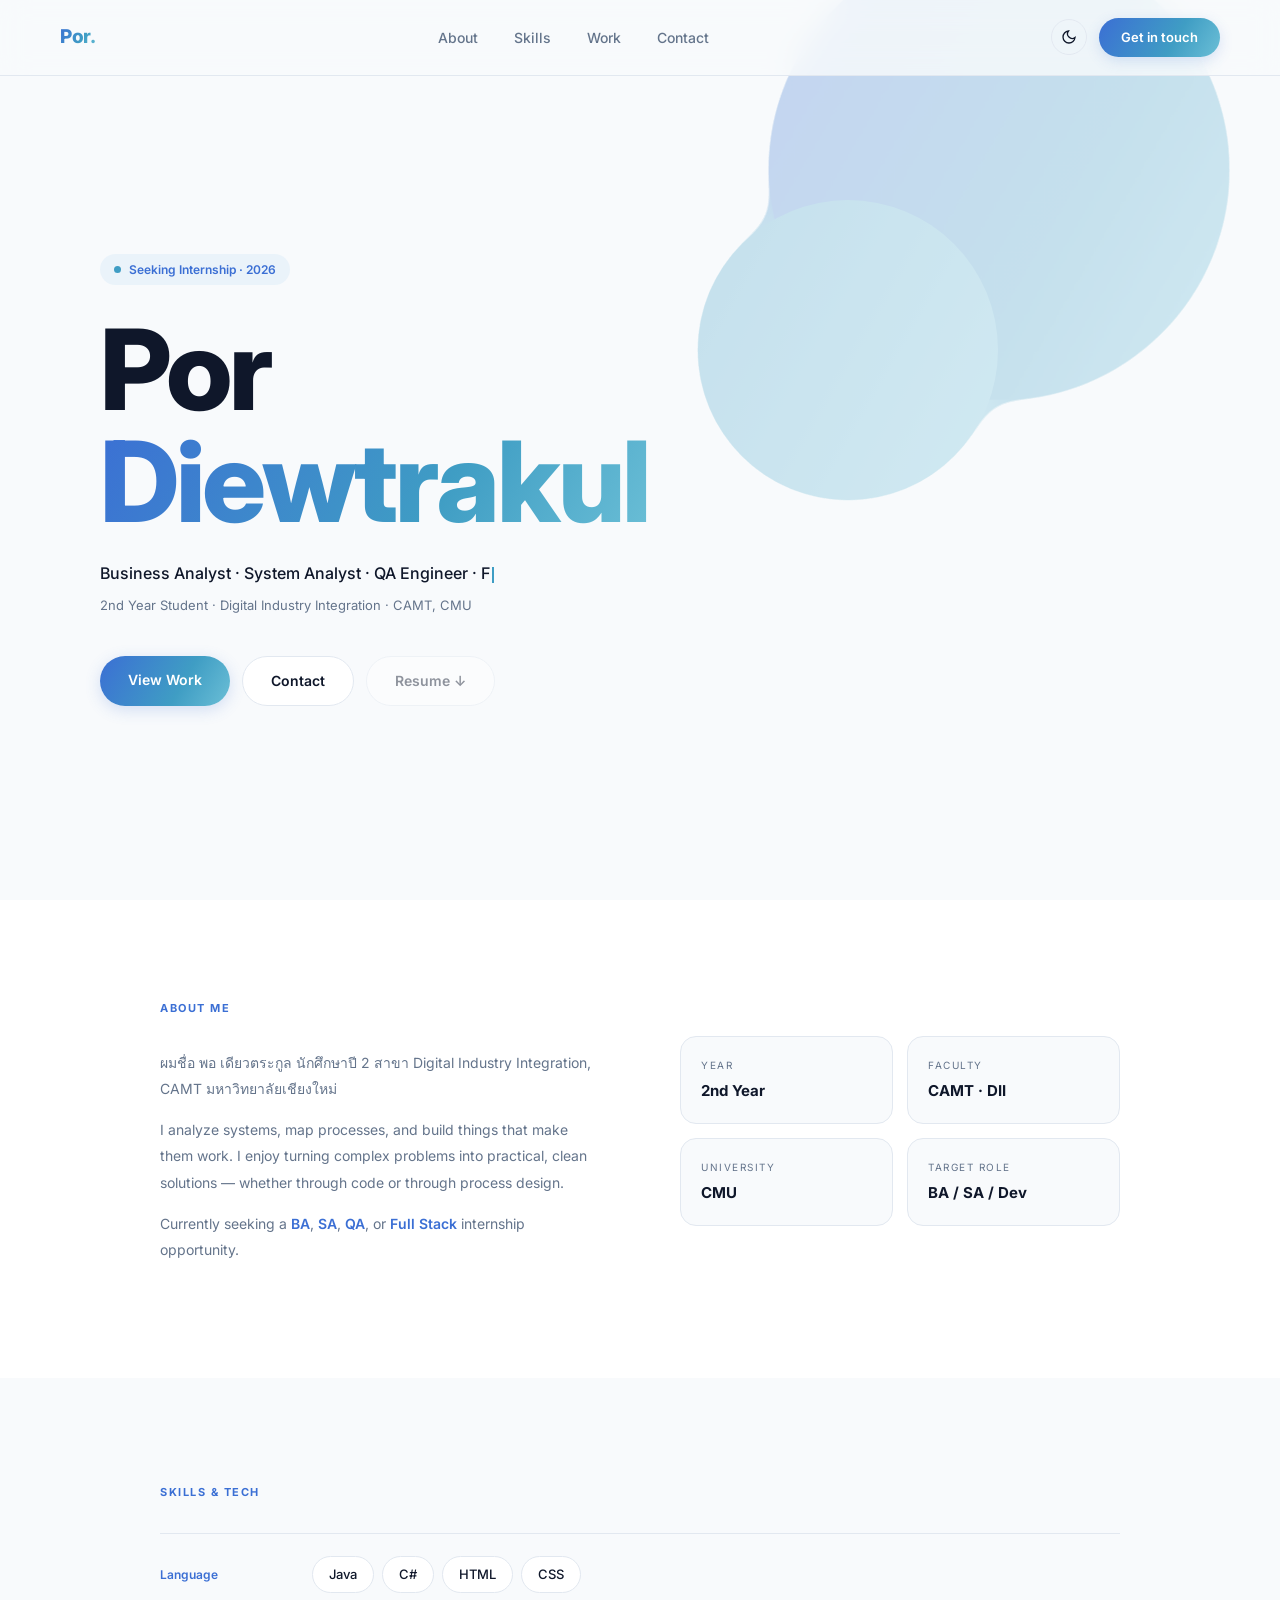
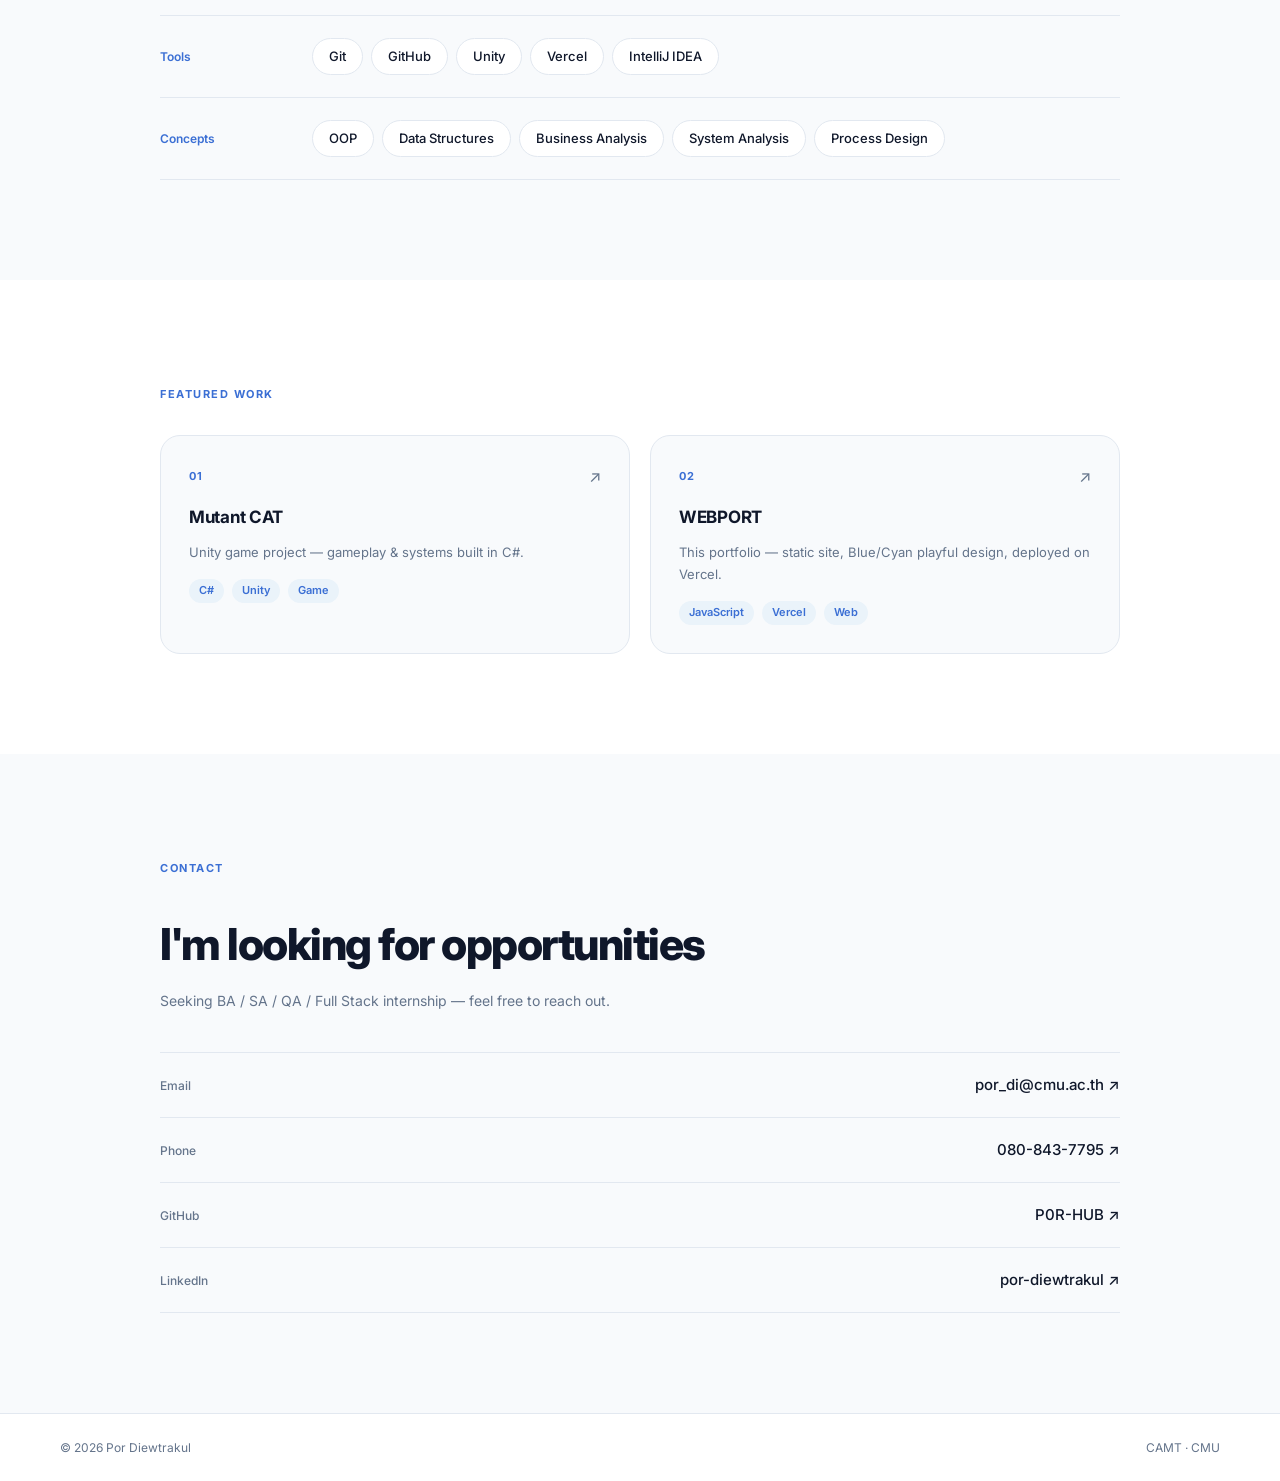
<file: index.html>
<!DOCTYPE html>
<html lang="en">
<head>
  <meta charset="UTF-8">
  <meta name="viewport" content="width=device-width, initial-scale=1.0">
  <title>Por Diewtrakul</title>
  <link rel="stylesheet" href="style.css">
  <link rel="preconnect" href="https://fonts.googleapis.com">
  <link rel="preconnect" href="https://fonts.gstatic.com" crossorigin>
  <link href="https://fonts.googleapis.com/css2?family=Inter:wght@300;400;500;600;700;800;900&display=swap" rel="stylesheet">
</head>
<body>

  <!-- SVG gooey filter (used by hero blobs) -->
  <svg class="svg-defs" width="0" height="0" aria-hidden="true">
    <defs>
      <filter id="goo">
        <feGaussianBlur in="SourceGraphic" stdDeviation="18" result="blur"/>
        <feColorMatrix in="blur" mode="matrix"
          values="1 0 0 0 0  0 1 0 0 0  0 0 1 0 0  0 0 0 22 -10" result="goo"/>
        <feBlend in="SourceGraphic" in2="goo"/>
      </filter>
    </defs>
  </svg>

  <!-- NAV -->
  <nav>
    <div class="logo">Por.</div>
    <ul>
      <li><a href="#about">About</a></li>
      <li><a href="#skills">Skills</a></li>
      <li><a href="#work">Work</a></li>
      <li><a href="#contact">Contact</a></li>
    </ul>
    <div class="nav-right">
      <button id="theme-toggle" class="theme-toggle" aria-label="Toggle dark mode">
        <svg id="icon-moon" width="16" height="16" viewBox="0 0 24 24" fill="none" stroke="currentColor" stroke-width="2"><path d="M21 12.79A9 9 0 1 1 11.21 3 7 7 0 0 0 21 12.79z"/></svg>
        <svg id="icon-sun"  width="16" height="16" viewBox="0 0 24 24" fill="none" stroke="currentColor" stroke-width="2" style="display:none"><circle cx="12" cy="12" r="5"/><line x1="12" y1="1" x2="12" y2="3"/><line x1="12" y1="21" x2="12" y2="23"/><line x1="4.22" y1="4.22" x2="5.64" y2="5.64"/><line x1="18.36" y1="18.36" x2="19.78" y2="19.78"/><line x1="1" y1="12" x2="3" y2="12"/><line x1="21" y1="12" x2="23" y2="12"/><line x1="4.22" y1="19.78" x2="5.64" y2="18.36"/><line x1="18.36" y1="5.64" x2="19.78" y2="4.22"/></svg>
      </button>
      <a href="mailto:por_di@cmu.ac.th" class="nav-cta">Get in touch</a>
    </div>
  </nav>

  <!-- HERO -->
  <section class="hero">
    <div class="hero-blobs" aria-hidden="true">
      <span class="blob blob-1"></span>
      <span class="blob blob-2"></span>
    </div>
    <div class="hero-content">
      <div class="hero-tag">Seeking Internship · 2026</div>
      <h1 class="hero-title">Por<br><span>Diewtrakul</span></h1>
      <p class="hero-sub">Business Analyst · System Analyst · QA Engineer · Full Stack Developer</p>
      <p class="hero-desc">2nd Year Student · Digital Industry Integration · CAMT, CMU</p>
      <div class="hero-actions">
        <a href="#work" class="btn-main">View Work</a>
        <a href="#contact" class="btn-ghost">Contact</a>
        <!-- Resume: ใส่ลิงก์ PDF ที่ href ทีหลังได้เลย (เช่น resume.pdf) -->
        <a href="#" class="btn-ghost btn-resume" data-resume-pending aria-disabled="true">Resume ↓</a>
      </div>
    </div>
  </section>

  <!-- ABOUT -->
  <section class="about" id="about">
    <div class="inner">
      <div class="about-grid">
        <div class="about-text">
          <span class="label">About me</span>
          <p class="about-lead">ผมชื่อ พอ เดียวตระกูล นักศึกษาปี 2 สาขา Digital Industry Integration, CAMT มหาวิทยาลัยเชียงใหม่</p>
          <p>I analyze systems, map processes, and build things that make them work. I enjoy turning complex problems into practical, clean solutions — whether through code or through process design.</p>
          <p>Currently seeking a <strong>BA</strong>, <strong>SA</strong>, <strong>QA</strong>, or <strong>Full Stack</strong> internship opportunity.</p>
        </div>
        <div class="about-cards">
          <div class="info-card">
            <span class="info-label">Year</span>
            <span class="info-value">2nd Year</span>
          </div>
          <div class="info-card">
            <span class="info-label">Faculty</span>
            <span class="info-value">CAMT · DII</span>
          </div>
          <div class="info-card">
            <span class="info-label">University</span>
            <span class="info-value">CMU</span>
          </div>
          <div class="info-card">
            <span class="info-label">Target Role</span>
            <span class="info-value">BA / SA / Dev</span>
          </div>
        </div>
      </div>
    </div>
  </section>

  <!-- SKILLS -->
  <section class="skills" id="skills">
    <div class="inner">
      <span class="label">Skills & Tech</span>
      <div class="skill-rows">
        <div class="skill-row">
          <span class="skill-cat">Language</span>
          <div class="chips">
            <span class="chip">Java</span>
            <span class="chip">C#</span>
            <span class="chip">HTML</span>
            <span class="chip">CSS</span>
          </div>
        </div>
        <div class="skill-row">
          <span class="skill-cat">Tools</span>
          <div class="chips">
            <span class="chip">Git</span>
            <span class="chip">GitHub</span>
            <span class="chip">Unity</span>
            <span class="chip">Vercel</span>
            <span class="chip">IntelliJ IDEA</span>
          </div>
        </div>
        <div class="skill-row">
          <span class="skill-cat">Concepts</span>
          <div class="chips">
            <span class="chip">OOP</span>
            <span class="chip">Data Structures</span>
            <span class="chip">Business Analysis</span>
            <span class="chip">System Analysis</span>
            <span class="chip">Process Design</span>
          </div>
        </div>
      </div>
    </div>
  </section>

  <!-- WORK -->
  <section class="work" id="work">
    <div class="inner">
      <span class="label">Featured Work</span>
      <div class="work-grid" id="work-grid">
        <p class="work-loading">Loading projects...</p>
      </div>
    </div>
  </section>

  <!-- CONTACT -->
  <section class="contact" id="contact">
    <div class="inner">
      <span class="label">Contact</span>
      <h2 class="contact-title">I'm looking for opportunities</h2>
      <p class="contact-sub">Seeking BA / SA / QA / Full Stack internship — feel free to reach out.</p>
      <div class="contact-list">
        <a href="mailto:por_di@cmu.ac.th" class="contact-row" data-copy="por_di@cmu.ac.th">
          <span class="contact-type">Email</span>
          <span class="contact-val">por_di@cmu.ac.th ↗</span>
        </a>
        <a href="tel:0808437795" class="contact-row" data-copy="080-843-7795">
          <span class="contact-type">Phone</span>
          <span class="contact-val">080-843-7795 ↗</span>
        </a>
        <a href="https://github.com/P0R-HUB" target="_blank" rel="noopener" class="contact-row" data-copy="https://github.com/P0R-HUB">
          <span class="contact-type">GitHub</span>
          <span class="contact-val">P0R-HUB ↗</span>
        </a>
        <a href="https://www.linkedin.com/in/por-diewtrakul-378837418/" target="_blank" rel="noopener" class="contact-row">
          <span class="contact-type">LinkedIn</span>
          <span class="contact-val">por-diewtrakul ↗</span>
        </a>
      </div>
    </div>
  </section>

  <footer>
    <span>© 2026 Por Diewtrakul</span>
    <span>CAMT · CMU</span>
  </footer>

  <div id="copy-toast" class="copy-toast">Copied!</div>

  <script src="main.js"></script>
</body>
</html>
</file>
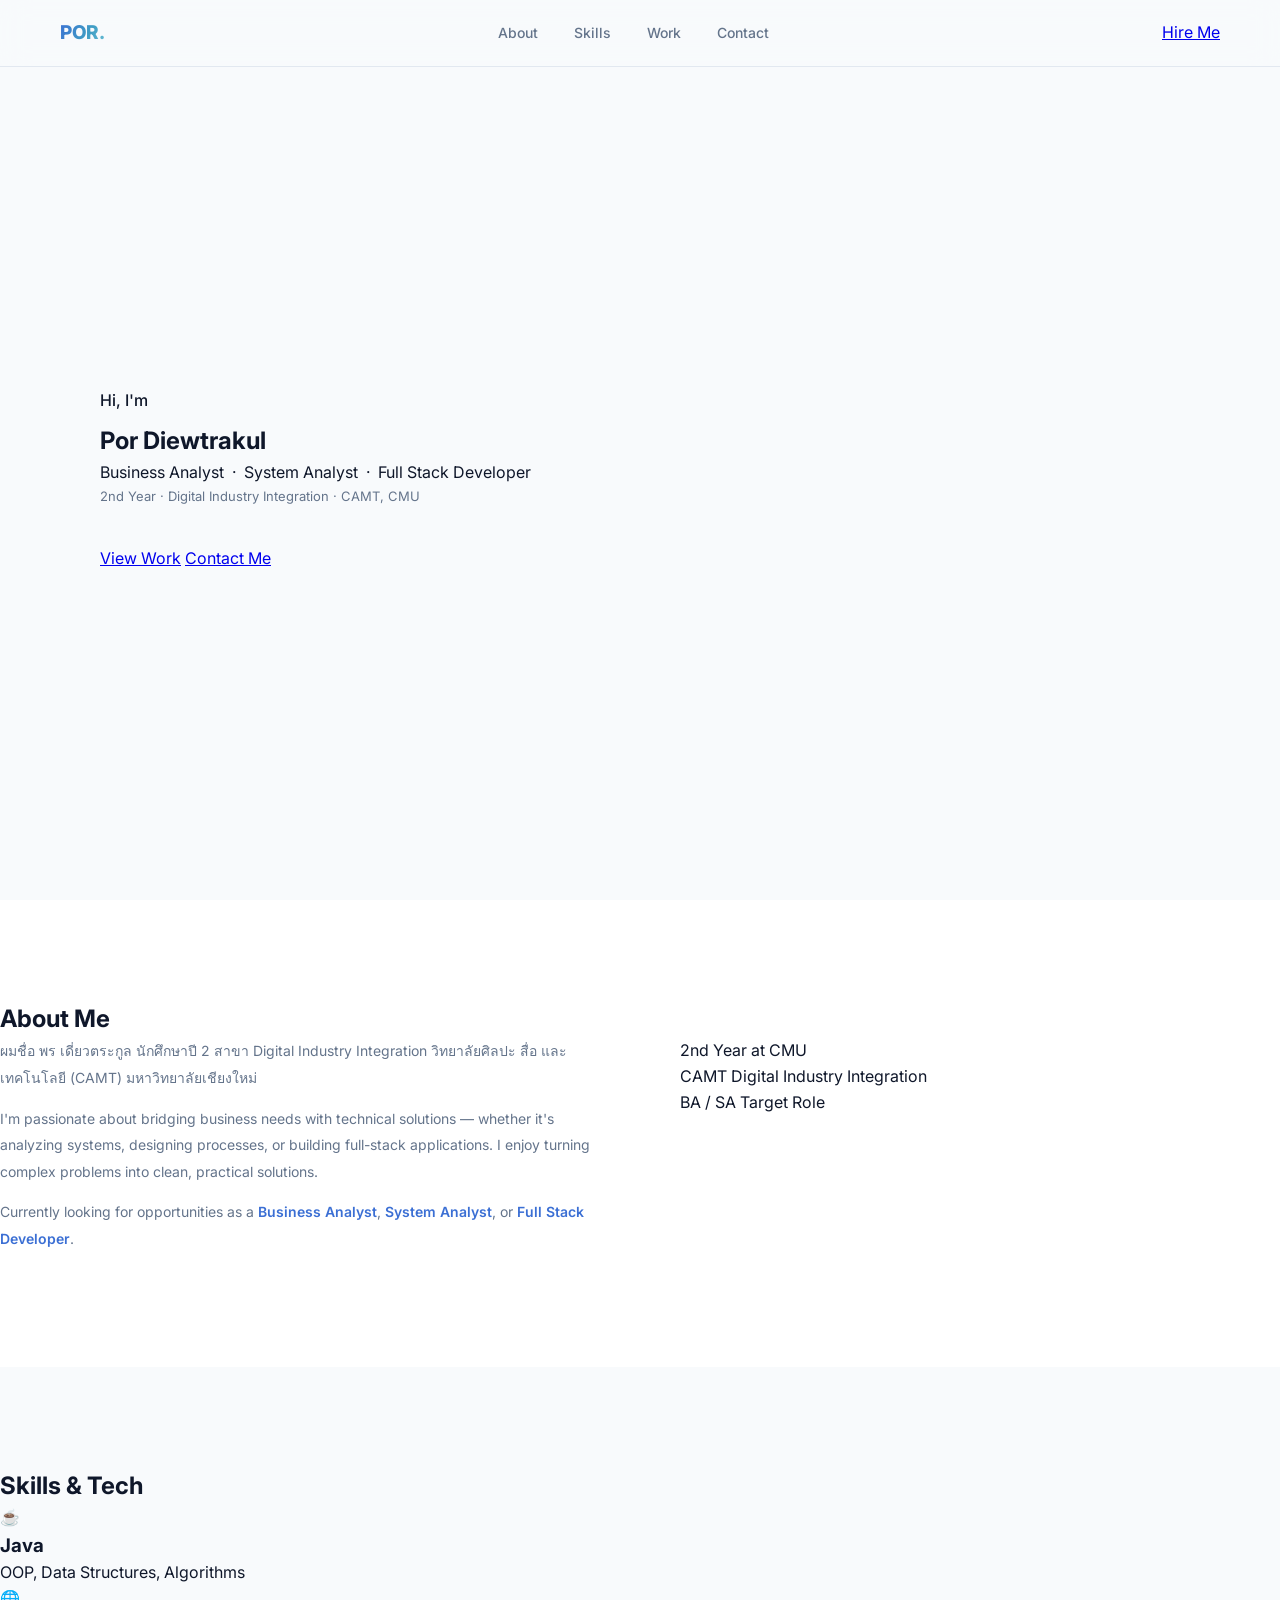
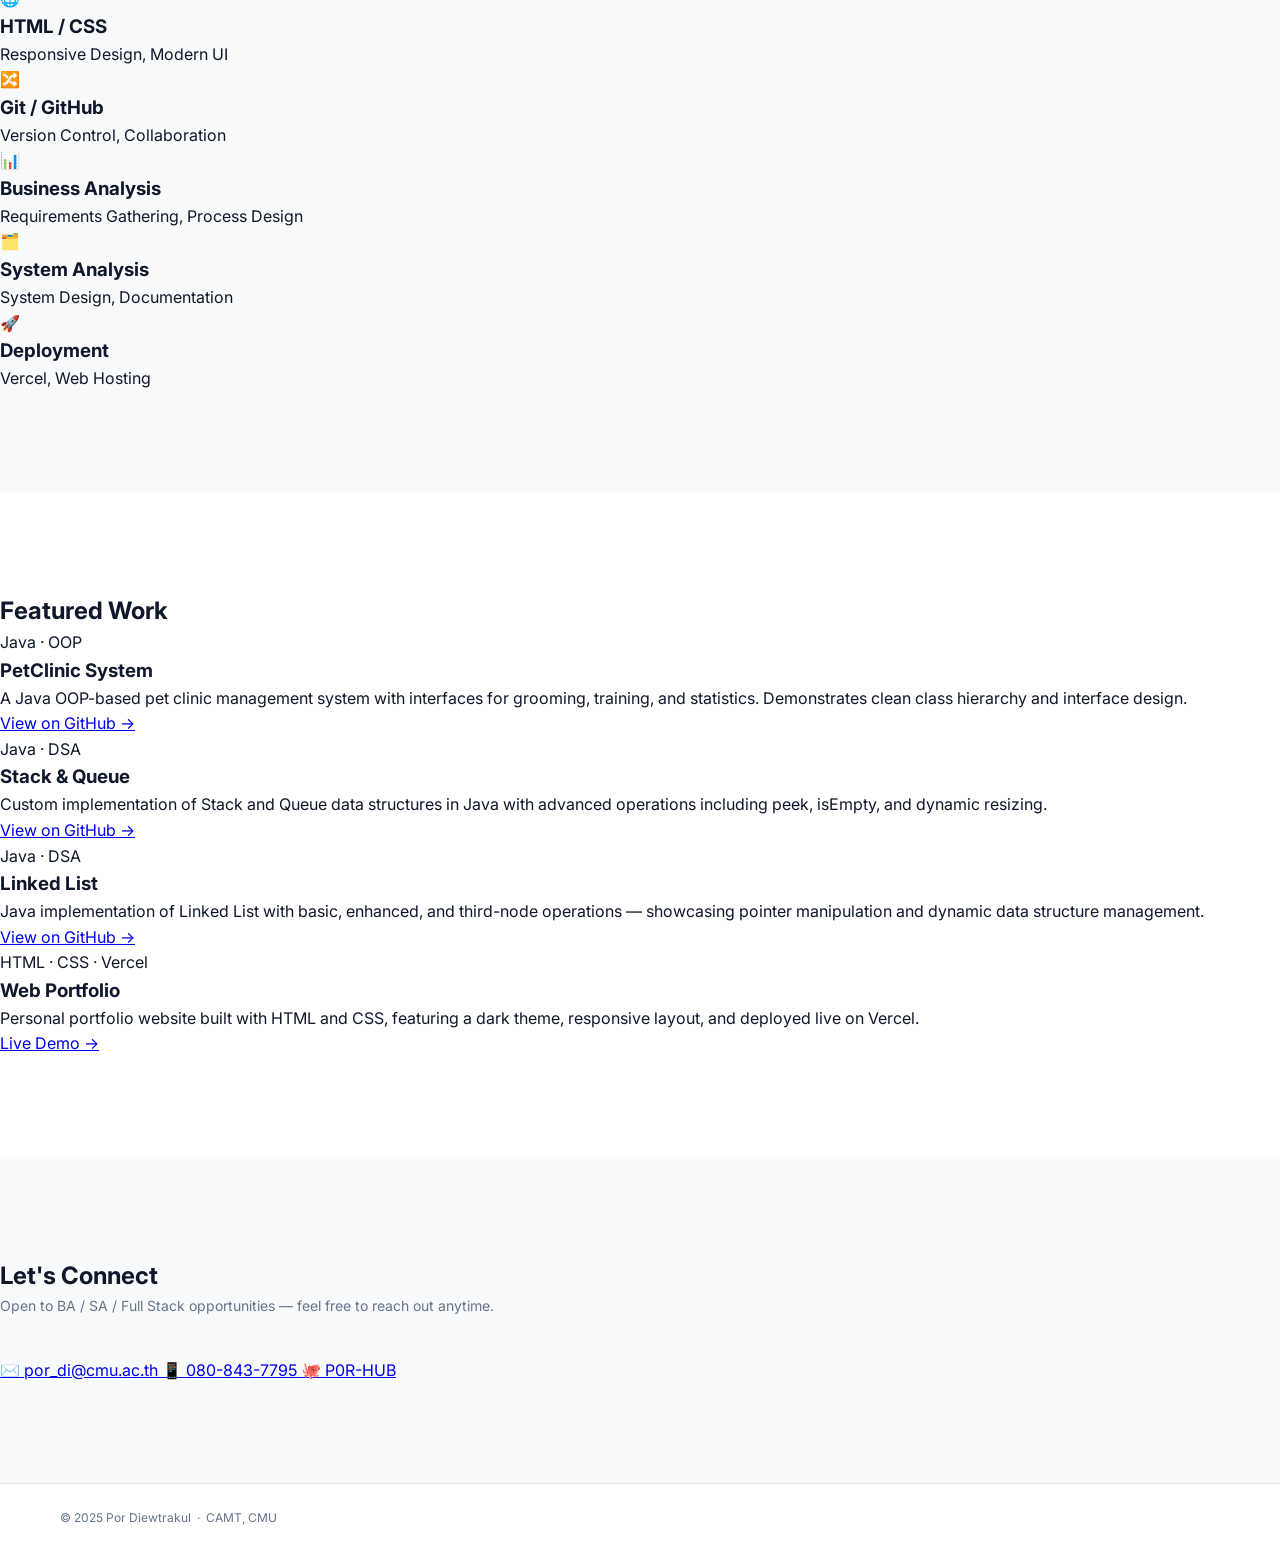
<file: Main.html>
<!DOCTYPE html>
<html lang="en">
<head>
  <meta charset="UTF-8">
  <meta name="viewport" content="width=device-width, initial-scale=1.0">
  <title>Por Diewtrakul — Portfolio</title>
  <link rel="stylesheet" href="style.css">
  <link href="https://fonts.googleapis.com/css2?family=Inter:wght@300;400;500;600;700;900&display=swap" rel="stylesheet">
</head>
<body>

  <!-- NAV -->
  <nav id="navbar">
    <div class="logo">POR.</div>
    <ul>
      <li><a href="#about">About</a></li>
      <li><a href="#skills">Skills</a></li>
      <li><a href="#work">Work</a></li>
      <li><a href="#contact">Contact</a></li>
    </ul>
    <a href="#contact" class="nav-btn">Hire Me</a>
  </nav>

  <!-- HERO -->
  <section class="hero" id="home">
    <div class="hero-content">
      <p class="hero-sub">Hi, I'm</p>
      <h1>Por <span class="gradient-text">Diewtrakul</span></h1>
      <p class="hero-role">Business Analyst &nbsp;·&nbsp; System Analyst &nbsp;·&nbsp; Full Stack Developer</p>
      <p class="hero-desc">2nd Year · Digital Industry Integration · CAMT, CMU</p>
      <div class="hero-btns">
        <a href="#work" class="btn-primary">View Work</a>
        <a href="#contact" class="btn-secondary">Contact Me</a>
      </div>
    </div>
    <div class="hero-visual">
      <div class="orb"></div>
    </div>
  </section>

  <!-- ABOUT -->
  <section class="about" id="about">
    <div class="section-inner">
      <h2 class="section-title">About <span class="gradient-text">Me</span></h2>
      <div class="about-grid">
        <div class="about-text">
          <p>ผมชื่อ พร เดี่ยวตระกูล นักศึกษาปี 2 สาขา Digital Industry Integration วิทยาลัยศิลปะ สื่อ และเทคโนโลยี (CAMT) มหาวิทยาลัยเชียงใหม่</p>
          <p>I'm passionate about bridging business needs with technical solutions — whether it's analyzing systems, designing processes, or building full-stack applications. I enjoy turning complex problems into clean, practical solutions.</p>
          <p>Currently looking for opportunities as a <strong>Business Analyst</strong>, <strong>System Analyst</strong>, or <strong>Full Stack Developer</strong>.</p>
        </div>
        <div class="about-stats">
          <div class="stat">
            <span class="stat-num gradient-text">2nd</span>
            <span class="stat-label">Year at CMU</span>
          </div>
          <div class="stat">
            <span class="stat-num gradient-text">CAMT</span>
            <span class="stat-label">Digital Industry Integration</span>
          </div>
          <div class="stat">
            <span class="stat-num gradient-text">BA / SA</span>
            <span class="stat-label">Target Role</span>
          </div>
        </div>
      </div>
    </div>
  </section>

  <!-- SKILLS -->
  <section class="skills" id="skills">
    <div class="section-inner">
      <h2 class="section-title">Skills &amp; <span class="gradient-text">Tech</span></h2>
      <div class="skills-grid">
        <div class="skill-card">
          <div class="skill-icon">☕</div>
          <h3>Java</h3>
          <p>OOP, Data Structures, Algorithms</p>
        </div>
        <div class="skill-card">
          <div class="skill-icon">🌐</div>
          <h3>HTML / CSS</h3>
          <p>Responsive Design, Modern UI</p>
        </div>
        <div class="skill-card">
          <div class="skill-icon">🔀</div>
          <h3>Git / GitHub</h3>
          <p>Version Control, Collaboration</p>
        </div>
        <div class="skill-card">
          <div class="skill-icon">📊</div>
          <h3>Business Analysis</h3>
          <p>Requirements Gathering, Process Design</p>
        </div>
        <div class="skill-card">
          <div class="skill-icon">🗂️</div>
          <h3>System Analysis</h3>
          <p>System Design, Documentation</p>
        </div>
        <div class="skill-card">
          <div class="skill-icon">🚀</div>
          <h3>Deployment</h3>
          <p>Vercel, Web Hosting</p>
        </div>
      </div>
    </div>
  </section>

  <!-- WORK -->
  <section class="work" id="work">
    <div class="section-inner">
      <h2 class="section-title">Featured <span class="gradient-text">Work</span></h2>
      <div class="projects-grid">

        <div class="project-card">
          <div class="project-tag">Java · OOP</div>
          <h3>PetClinic System</h3>
          <p>A Java OOP-based pet clinic management system with interfaces for grooming, training, and statistics. Demonstrates clean class hierarchy and interface design.</p>
          <a href="https://github.com/P0R-HUB" target="_blank" class="project-link">View on GitHub →</a>
        </div>

        <div class="project-card">
          <div class="project-tag">Java · DSA</div>
          <h3>Stack &amp; Queue</h3>
          <p>Custom implementation of Stack and Queue data structures in Java with advanced operations including peek, isEmpty, and dynamic resizing.</p>
          <a href="https://github.com/P0R-HUB/Stack-Queue" target="_blank" class="project-link">View on GitHub →</a>
        </div>

        <div class="project-card">
          <div class="project-tag">Java · DSA</div>
          <h3>Linked List</h3>
          <p>Java implementation of Linked List with basic, enhanced, and third-node operations — showcasing pointer manipulation and dynamic data structure management.</p>
          <a href="https://github.com/P0R-HUB/Linked-List" target="_blank" class="project-link">View on GitHub →</a>
        </div>

        <div class="project-card featured">
          <div class="project-tag">HTML · CSS · Vercel</div>
          <h3>Web Portfolio</h3>
          <p>Personal portfolio website built with HTML and CSS, featuring a dark theme, responsive layout, and deployed live on Vercel.</p>
          <a href="https://web-port-sandy.vercel.app" target="_blank" class="project-link">Live Demo →</a>
        </div>

      </div>
    </div>
  </section>

  <!-- CONTACT -->
  <section class="contact" id="contact">
    <div class="section-inner">
      <h2 class="section-title">Let's <span class="gradient-text">Connect</span></h2>
      <p class="contact-sub">Open to BA / SA / Full Stack opportunities — feel free to reach out anytime.</p>
      <div class="contact-cards">
        <a href="mailto:por_di@cmu.ac.th" class="contact-card">
          <span class="contact-icon">✉️</span>
          <span>por_di@cmu.ac.th</span>
        </a>
        <a href="tel:0808437795" class="contact-card">
          <span class="contact-icon">📱</span>
          <span>080-843-7795</span>
        </a>
        <a href="https://github.com/P0R-HUB" target="_blank" class="contact-card">
          <span class="contact-icon">🐙</span>
          <span>P0R-HUB</span>
        </a>
      </div>
    </div>
  </section>

  <footer>
    <p>© 2025 Por Diewtrakul &nbsp;·&nbsp; CAMT, CMU</p>
  </footer>

  <script src="main.js"></script>
</body>
</html>
</file>
<file: style.css>
/* RESET */
* { margin: 0; padding: 0; box-sizing: border-box; }

:root {
  --bg:       #F8FAFC;
  --surface:  #FFFFFF;
  --text:     #0F172A;
  --muted:    #64748B;
  --soft:     #E2E8F0;

  /* Blue + Cyan brand — softened for less eye strain */
  --brand-1:  #3B6FD4;   /* blue  */
  --brand-2:  #3F9DC4;   /* cyan  */
  --brand-3:  #6BBFD6;   /* highlight */
  --accent:   #4596C4;
  --accent-l: #EAF3FA;   /* soft tint bg */
  --grad:     linear-gradient(120deg, var(--brand-1), var(--brand-2) 62%, var(--brand-3));

  --shadow:   0 1px 3px rgba(15, 23, 42, 0.05), 0 8px 24px rgba(15, 23, 42, 0.045);
  --shadow-h: 0 8px 26px rgba(59, 111, 212, 0.12);
  --t:        220ms cubic-bezier(0.22, 1, 0.36, 1);
}

/* ── DARK MODE ── */
[data-theme="dark"] {
  --bg:       #0A0F1E;
  --surface:  #121A2E;
  --text:     #E8EEFB;
  --muted:    #8A97B8;
  --soft:     #1E293B;

  --brand-1:  #5A93E0;
  --brand-2:  #5FB6CF;
  --brand-3:  #8FD0DE;
  --accent:   #5FB0D4;
  --accent-l: #15263D;

  --shadow:   0 1px 3px rgba(0, 0, 0, 0.4), 0 8px 24px rgba(0, 0, 0, 0.3);
  --shadow-h: 0 8px 26px rgba(95, 182, 207, 0.14);
}

[data-theme="dark"] nav {
  background: rgba(10, 15, 30, 0.82);
  border-bottom-color: var(--soft);
}

html { scroll-behavior: smooth; }

body {
  font-family: 'Inter', sans-serif;
  background: var(--bg);
  color: var(--text);
  line-height: 1.6;
  overflow-x: hidden;
  transition: background 0.3s ease, color 0.3s ease;
}

.svg-defs { position: absolute; }

/* ── THEME TOGGLE ────────────────────── */
.nav-right {
  display: flex;
  align-items: center;
  gap: 12px;
}

.theme-toggle {
  width: 36px;
  height: 36px;
  border-radius: 999px;
  border: 1.5px solid var(--soft);
  background: transparent;
  color: var(--text);
  display: flex;
  align-items: center;
  justify-content: center;
  cursor: pointer;
  transition: background var(--t), border-color var(--t), transform var(--t);
}

.theme-toggle:hover { background: var(--accent-l); border-color: var(--brand-2); }
.theme-toggle:active { transform: scale(0.92); }
.theme-toggle svg { transition: transform var(--t); }
.theme-toggle:hover svg { transform: rotate(-18deg); }

/* ── COPY TOAST ──────────────────────── */
.copy-toast {
  position: fixed;
  bottom: 32px;
  left: 50%;
  transform: translateX(-50%) translateY(12px);
  background: var(--grad);
  color: #fff;
  padding: 11px 24px;
  border-radius: 999px;
  font-size: 13px;
  font-weight: 600;
  opacity: 0;
  pointer-events: none;
  box-shadow: var(--shadow-h);
  transition: opacity var(--t), transform var(--t);
  z-index: 9999;
}

.copy-toast.show {
  opacity: 1;
  transform: translateX(-50%) translateY(0);
}

/* ── TYPING CURSOR ───────────────────── */
.hero-sub .cursor {
  display: inline-block;
  width: 2px;
  height: 1em;
  background: var(--brand-2);
  margin-left: 2px;
  vertical-align: middle;
  animation: blink 0.7s step-end infinite;
}

@keyframes blink { 50% { opacity: 0; } }

/* ── NAV ─────────────────────────────── */
nav {
  display: flex;
  align-items: center;
  justify-content: space-between;
  padding: 18px 60px;
  position: fixed;
  width: 100%;
  top: 0;
  z-index: 100;
  background: rgba(248, 250, 252, 0.82);
  backdrop-filter: blur(14px);
  -webkit-backdrop-filter: blur(14px);
  border-bottom: 1px solid var(--soft);
}

.logo {
  font-size: 19px;
  font-weight: 800;
  letter-spacing: -0.5px;
  background: var(--grad);
  -webkit-background-clip: text;
  background-clip: text;
  -webkit-text-fill-color: transparent;
}

nav ul {
  display: flex;
  gap: 36px;
  list-style: none;
}

nav ul a {
  color: var(--muted);
  text-decoration: none;
  font-size: 14px;
  font-weight: 500;
  transition: color var(--t);
}

nav ul a:hover, nav ul a.active { color: var(--text); }

.nav-cta {
  padding: 9px 22px;
  background: var(--grad);
  color: #fff;
  text-decoration: none;
  border-radius: 999px;
  font-size: 13px;
  font-weight: 600;
  box-shadow: 0 4px 14px rgba(59, 111, 212, 0.18);
  transition: transform var(--t), box-shadow var(--t);
}

.nav-cta:hover { transform: translateY(-2px); box-shadow: var(--shadow-h); }

/* ── INNER ───────────────────────────── */
.inner {
  max-width: 1080px;
  margin: 0 auto;
  padding: 0 60px;
}

/* ── LABEL ───────────────────────────── */
.label {
  display: inline-block;
  font-size: 11px;
  font-weight: 700;
  letter-spacing: 1.5px;
  text-transform: uppercase;
  color: var(--brand-1);
  margin-bottom: 32px;
}

/* ── HERO ────────────────────────────── */
.hero {
  position: relative;
  min-height: 100vh;
  display: flex;
  align-items: center;
  padding: 140px 60px 80px;
  overflow: hidden;
}

.hero-content {
  position: relative;
  z-index: 2;
  max-width: 1080px;
  margin: 0 auto;
  width: 100%;
}

/* gooey background blobs — subtle, slow */
.hero-blobs {
  position: absolute;
  inset: 0;
  z-index: 1;
  filter: url(#goo);
  opacity: 0.28;
  pointer-events: none;
}

.blob {
  position: absolute;
  border-radius: 50%;
  background: var(--grad);
  will-change: transform;
}

.blob-1 {
  width: 460px; height: 460px;
  top: -60px; right: 4%;
  animation: drift1 22s ease-in-out infinite;
}

.blob-2 {
  width: 300px; height: 300px;
  top: 200px; right: 22%;
  background: linear-gradient(120deg, var(--brand-2), var(--brand-3));
  animation: drift2 18s ease-in-out infinite;
}

@keyframes drift1 {
  0%, 100% { transform: translate(0, 0) scale(1); }
  50%      { transform: translate(-40px, 50px) scale(1.08); }
}
@keyframes drift2 {
  0%, 100% { transform: translate(0, 0) scale(1); }
  50%      { transform: translate(60px, -30px) scale(0.92); }
}

.hero-tag {
  display: inline-flex;
  align-items: center;
  gap: 8px;
  padding: 6px 14px;
  background: var(--accent-l);
  color: var(--brand-1);
  border-radius: 999px;
  font-size: 12px;
  font-weight: 600;
  margin-bottom: 28px;
  width: fit-content;
}

.hero-tag::before {
  content: '';
  width: 7px; height: 7px;
  background: var(--brand-2);
  border-radius: 50%;
  box-shadow: 0 0 0 0 rgba(95, 182, 207, 0.5);
  animation: pulse 2.4s ease-out infinite;
}

@keyframes pulse {
  0%   { box-shadow: 0 0 0 0 rgba(95, 182, 207, 0.4); }
  100% { box-shadow: 0 0 0 8px rgba(95, 182, 207, 0); }
}

.hero-title {
  font-size: clamp(56px, 9vw, 112px);
  font-weight: 800;
  line-height: 1.0;
  letter-spacing: -3px;
  margin-bottom: 24px;
  color: var(--text);
}

.hero-title span {
  background: var(--grad);
  -webkit-background-clip: text;
  background-clip: text;
  -webkit-text-fill-color: transparent;
  font-weight: 800;
}

.hero-sub {
  font-size: 16px;
  color: var(--text);
  margin-bottom: 8px;
  font-weight: 500;
}

.hero-desc {
  font-size: 13px;
  color: var(--muted);
  margin-bottom: 40px;
}

.hero-actions { display: flex; gap: 12px; flex-wrap: wrap; }

.btn-main {
  padding: 13px 28px;
  background: var(--grad);
  color: #fff;
  text-decoration: none;
  border-radius: 999px;
  font-size: 14px;
  font-weight: 600;
  box-shadow: 0 4px 16px rgba(59, 111, 212, 0.2);
  transition: transform var(--t), box-shadow var(--t);
}

.btn-main:hover { transform: translateY(-2px); box-shadow: var(--shadow-h); }

.btn-ghost {
  padding: 13px 28px;
  background: var(--surface);
  color: var(--text);
  text-decoration: none;
  border-radius: 999px;
  font-size: 14px;
  font-weight: 600;
  border: 1.5px solid var(--soft);
  transition: border-color var(--t), transform var(--t), color var(--t);
}

.btn-ghost:hover { border-color: var(--brand-2); color: var(--brand-1); transform: translateY(-2px); }

/* Resume waiting for link */
.btn-resume[data-resume-pending] {
  opacity: 0.45;
  cursor: not-allowed;
}
.btn-resume[data-resume-pending]:hover {
  transform: none;
  border-color: var(--soft);
  color: var(--text);
}

/* ── SECTION SHELL ───────────────────── */
.about, .skills, .work, .contact { padding: 100px 0; }
.about { background: var(--surface); }
.skills { background: var(--bg); }
.work { background: var(--surface); }
.contact { background: var(--bg); }

/* ── ABOUT ───────────────────────────── */
.about-grid {
  display: grid;
  grid-template-columns: 1fr 1fr;
  gap: 80px;
  align-items: start;
}

.about-text .label { display: block; }

.about-lead {
  font-size: 17px;
  line-height: 1.7;
  margin-bottom: 20px;
  color: var(--text);
}

.about-text p {
  font-size: 14px;
  color: var(--muted);
  line-height: 1.9;
  margin-bottom: 14px;
}

.about-text strong { color: var(--brand-1); font-weight: 600; }

.about-cards {
  display: grid;
  grid-template-columns: 1fr 1fr;
  gap: 14px;
  padding-top: 36px;
}

.info-card {
  position: relative;
  background: var(--bg);
  border: 1px solid var(--soft);
  border-radius: 16px;
  padding: 20px;
  display: flex;
  flex-direction: column;
  gap: 6px;
  overflow: hidden;
  transition: transform var(--t), box-shadow var(--t), border-color var(--t);
}

.info-card::before {
  content: '';
  position: absolute;
  inset: 0 auto 0 0;
  width: 3px;
  background: var(--grad);
  transform: scaleY(0);
  transform-origin: bottom;
  transition: transform var(--t);
}

.info-card:hover {
  transform: translateY(-4px);
  box-shadow: var(--shadow-h);
  border-color: transparent;
}
.info-card:hover::before { transform: scaleY(1); }

.info-label {
  font-size: 10px;
  letter-spacing: 1.5px;
  text-transform: uppercase;
  color: var(--muted);
}

.info-value {
  font-size: 15px;
  font-weight: 700;
  color: var(--text);
}

/* ── SKILLS ──────────────────────────── */
.skill-rows { display: flex; flex-direction: column; }

.skill-row {
  display: grid;
  grid-template-columns: 120px 1fr;
  gap: 32px;
  align-items: center;
  padding: 22px 0;
  border-bottom: 1px solid var(--soft);
}

.skill-row:first-child { border-top: 1px solid var(--soft); }

.skill-cat {
  font-size: 12px;
  font-weight: 600;
  color: var(--brand-1);
}

.chips { display: flex; flex-wrap: wrap; gap: 8px; }

.chip {
  padding: 7px 16px;
  background: var(--surface);
  border: 1px solid var(--soft);
  border-radius: 999px;
  font-size: 13px;
  font-weight: 500;
  color: var(--text);
  transition: transform var(--t), box-shadow var(--t), border-color var(--t), color var(--t);
  cursor: default;
}

.chip:hover {
  transform: translateY(-2px);
  box-shadow: var(--shadow-h);
  border-color: var(--brand-2);
  color: var(--brand-1);
}

/* ── WORK ────────────────────────────── */
.work-grid {
  display: grid;
  grid-template-columns: repeat(2, 1fr);
  gap: 20px;
}

.work-loading {
  color: var(--muted);
  font-size: 14px;
  grid-column: 1 / -1;
}

.work-card {
  position: relative;
  background: var(--bg);
  border: 1px solid var(--soft);
  border-radius: 20px;
  padding: 28px;
  text-decoration: none;
  color: var(--text);
  display: flex;
  flex-direction: column;
  gap: 10px;
  overflow: hidden;
  transition: transform var(--t), box-shadow var(--t), border-color var(--t);
}

.work-card::after {
  content: '';
  position: absolute;
  top: 0; left: 0; right: 0;
  height: 3px;
  background: var(--grad);
  transform: scaleX(0);
  transform-origin: left;
  transition: transform var(--t);
}

.work-card:hover {
  transform: translateY(-4px);
  box-shadow: var(--shadow-h);
  border-color: transparent;
}
.work-card:hover::after { transform: scaleX(1); }

.work-card-top {
  display: flex;
  justify-content: space-between;
  align-items: center;
  margin-bottom: 4px;
}

.work-num {
  font-size: 11px;
  color: var(--brand-1);
  font-weight: 700;
  letter-spacing: 1px;
}

.work-arrow {
  font-size: 16px;
  color: var(--muted);
  transition: color var(--t), transform var(--t);
}

.work-card:hover .work-arrow { color: var(--brand-2); transform: translate(2px, -2px); }

.work-card h3 {
  font-size: 17px;
  font-weight: 700;
  letter-spacing: -0.3px;
}

.work-card p {
  font-size: 13px;
  color: var(--muted);
  line-height: 1.7;
}

.work-chips { display: flex; flex-wrap: wrap; gap: 8px; margin-top: 6px; }

.work-chips span {
  padding: 3px 10px;
  background: var(--accent-l);
  color: var(--brand-1);
  border-radius: 999px;
  font-size: 11px;
  font-weight: 600;
}

/* ── CONTACT ─────────────────────────── */
.contact-title {
  font-size: clamp(30px, 5vw, 44px);
  font-weight: 800;
  letter-spacing: -1.5px;
  margin-bottom: 10px;
}

.contact-sub {
  font-size: 14px;
  color: var(--muted);
  margin-bottom: 40px;
}

.contact-list {
  display: flex;
  flex-direction: column;
  border-top: 1px solid var(--soft);
}

.contact-row {
  display: flex;
  justify-content: space-between;
  align-items: center;
  padding: 20px 0;
  border-bottom: 1px solid var(--soft);
  text-decoration: none;
  color: var(--text);
  transition: padding-left var(--t), color var(--t);
}

.contact-row:hover { padding-left: 10px; color: var(--brand-1); }

.contact-type {
  font-size: 12px;
  font-weight: 500;
  color: var(--muted);
  width: 80px;
}

.contact-row:hover .contact-type { color: var(--brand-2); }

.contact-val { font-size: 15px; font-weight: 500; }

/* ── FOOTER ──────────────────────────── */
footer {
  display: flex;
  justify-content: space-between;
  padding: 24px 60px;
  font-size: 12px;
  color: var(--muted);
  background: var(--surface);
  border-top: 1px solid var(--soft);
}

/* ── FADE IN ─────────────────────────── */
.fade-in {
  opacity: 0;
  transform: translateY(16px);
  transition: opacity 0.5s ease, transform 0.5s ease;
}

.fade-in.visible {
  opacity: 1;
  transform: translateY(0);
}

/* ── RESPONSIVE ──────────────────────── */
@media (max-width: 820px) {
  nav { padding: 16px 24px; }
  nav ul { display: none; }
  .inner { padding: 0 24px; }
  .hero { padding: 120px 24px 70px; }
  .about-grid { grid-template-columns: 1fr; gap: 36px; }
  .about-cards { padding-top: 0; }
  .skill-row { grid-template-columns: 1fr; gap: 12px; }
  .work-grid { grid-template-columns: 1fr; }
  footer { padding: 20px 24px; }
}

/* ── REDUCED MOTION ──────────────────── */
@media (prefers-reduced-motion: reduce) {
  *, *::before, *::after {
    animation-duration: 0.001ms !important;
    animation-iteration-count: 1 !important;
    transition-duration: 0.001ms !important;
    scroll-behavior: auto !important;
  }
  .hero-blobs { opacity: 0.2; }
}
</file>
